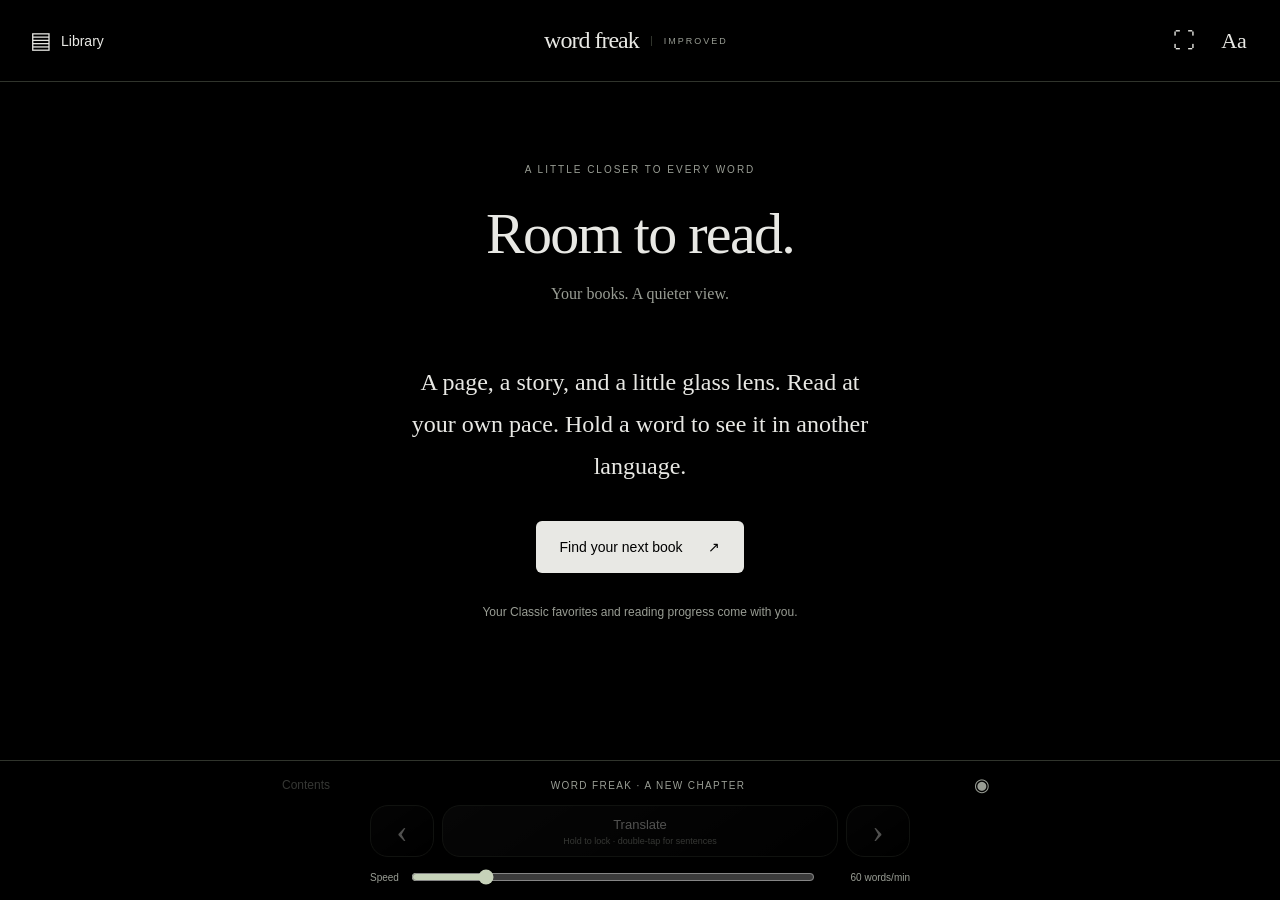
<file: improved.html>
<!doctype html>
<html lang="en">
<head>
  <meta charset="utf-8">
  <meta name="viewport" content="width=device-width, initial-scale=1, viewport-fit=cover">
  <meta name="theme-color" content="#000000">
  <meta name="apple-mobile-web-app-capable" content="yes">
  <meta name="apple-mobile-web-app-title" content="Word Freak Improved">
  <title>Word Freak Improved · Reader</title>
  <link rel="icon" href="assets/icon.svg" type="image/svg+xml">
  <link rel="stylesheet" href="improved.css?v=7">
  <script src="publications.js?v=3" defer></script>
  <script src="word-pairing.js?v=4" defer></script>
  <script src="improved.js?v=10" defer></script>
</head>
<body data-theme="black">
  <header class="reader-bar" id="readerBar">
    <button id="libraryButton" class="bar-button" aria-label="Open book library"><span aria-hidden="true">▤</span> Library</button>
    <a class="wordmark" href="improved.html">word freak <span>IMPROVED</span></a>
    <div class="bar-actions"><button id="focusButton" class="icon-button" aria-label="Enter distraction-free reading" aria-pressed="false">⛶</button><button id="appearanceButton" class="icon-button" aria-label="Reading appearance">Aa</button></div>
  </header>

  <main id="readingScroll" tabindex="0" aria-label="Scrollable book">
    <article id="bookPage" class="book-page">
      <div class="book-front"><p class="eyebrow" id="editionLabel">A little closer to every word</p><h1 id="bookTitle">Room to read.</h1><p id="bookAuthor">Your books. A quieter view.</p><a id="sourceLink" hidden target="_blank" rel="noopener">Original edition ↗</a></div>
      <div id="welcome" class="welcome"><p>A page, a story, and a little glass lens. Read at your own pace. Hold a word to see it in another language.</p><button id="chooseBook" class="primary-button">Find your next book <span aria-hidden="true">↗</span></button><p class="welcome-note">Your Classic favorites and reading progress come with you.</p></div>
      <div id="readingText"></div>
      <button id="moreText" class="quiet-button" hidden>Continue reading ↓</button>
    </article>
  </main>

  <footer class="reader-footer" id="readerFooter">
    <div class="reader-meta"><button id="chaptersButton" aria-label="Chapters and reading position" disabled>Contents</button><span id="readingProgress">WORD FREAK · A NEW CHAPTER</span><button id="lensToggle" aria-label="Toggle glass lens" aria-pressed="true">◉</button></div>
    <div id="readingControls" class="reading-controls">
      <div class="reading-transport">
        <button id="previousWord" class="step-button" aria-label="Previous word. Hold to keep moving backward." disabled>‹</button>
        <button id="translateButton" class="translate-button" aria-label="Translate word. Hold to lock translations. Double-tap for sentence mode." aria-pressed="false" disabled><span id="translateButtonLabel">Translate</span><small id="translationModeLabel">Hold to lock · double-tap for sentences</small></button>
        <button id="nextWord" class="step-button" aria-label="Next word. Hold to keep moving forward." disabled>›</button>
      </div>
      <label class="reading-speed"><span>Speed</span><input id="stepSpeed" aria-label="Reading navigation speed" type="range" min="10" max="300" step="5" value="60"><output id="stepSpeedOutput" for="stepSpeed">60 words/min</output></label>
    </div>
  </footer>
  <button id="exitFocus" class="focus-return" hidden aria-label="Show reading controls">Aa · Menu</button>
  <div id="readerStatus" class="reader-status" role="status" aria-live="polite">Opening your library…</div>

  <svg class="optical-filters" width="0" height="0" aria-hidden="true" focusable="false"><defs><filter id="wf-glass-refraction" x="-20%" y="-30%" width="140%" height="160%" color-interpolation-filters="sRGB"><feTurbulence type="fractalNoise" baseFrequency="0.012 0.045" numOctaves="1" seed="5" result="glassWaves"/><feGaussianBlur in="glassWaves" stdDeviation="1.5" result="softWaves"/><feDisplacementMap in="SourceGraphic" in2="softWaves" scale="9" xChannelSelector="R" yChannelSelector="G" result="redShift"/><feColorMatrix in="redShift" type="matrix" values="1 0 0 0 0 0 0 0 0 0 0 0 0 0 0 0 0 0 1 0" result="red"/><feDisplacementMap in="SourceGraphic" in2="softWaves" scale="6" xChannelSelector="R" yChannelSelector="G" result="blueShift"/><feColorMatrix in="blueShift" type="matrix" values="0 0 0 0 0 0 1 0 0 0 0 0 1 0 0 0 0 0 1 0" result="cyan"/><feBlend in="red" in2="cyan" mode="screen"/></filter></defs></svg>
  <div id="glassLens" class="glass-lens" hidden>
    <button id="lensSurface" class="lens-surface" type="button" aria-label="Translate this word’s full sentence" aria-controls="translationDock" aria-expanded="false">
      <span class="lens-refraction" aria-hidden="true"></span>
      <span id="lensOriginal" class="lens-original" dir="auto"></span>
      <span class="lens-result"><span id="lensKind" class="visually-hidden">Word translation</span><span id="lensTranslation" dir="auto" role="status" aria-live="polite"></span></span>
    </button>
    <button id="lensHandle" class="lens-handle" aria-label="Drag the glass lens. Hold to translate. Use arrow keys for the previous or next word, Enter to translate." aria-describedby="lensHint"><span></span></button>
  </div>

  <span id="pairStatus" class="visually-hidden" role="status" aria-live="polite"></span>
  <aside id="translationDock" class="translation-dock" aria-labelledby="dockKind" hidden>
    <div class="translation-card">
      <div class="translation-heading"><span id="dockKind" class="visually-hidden">SENTENCE</span><button id="dockClose" aria-label="Dismiss translation">×</button></div>
      <div class="translation-copy"><p id="dockSource" dir="auto" hidden></p><p id="dockTranslation" dir="auto" role="status" aria-live="polite"></p></div>
    </div>
  </aside>

  <dialog id="libraryDialog" class="sheet library-sheet" aria-labelledby="libraryTitle">
    <div class="sheet-heading"><div><p class="eyebrow">WORD FREAK IMPROVED</p><h2 id="libraryTitle">Your next chapter.</h2></div><button class="close-button" data-close aria-label="Close library">×</button></div>
    <form id="librarySearch" class="search-form"><input id="bookSearch" type="search" placeholder="Search title, author or topic" aria-label="Search title, author or topic"><button type="submit">Search</button></form>
    <div class="shelf-tabs" role="group" aria-label="Book shelves"><button data-shelf="all" aria-pressed="true">All books</button><button data-shelf="favorites" aria-pressed="false">Favorites</button><button data-shelf="official" aria-pressed="false">Handbooks</button></div>
    <div class="library-filters"><label>Genre<select id="bookGenre"><option value="">All genres</option><option value="horror">Horror & supernatural</option><option value="telecommunications">Telecommunications</option><option value="5g">5G & wireless</option><option value="gsm">GSM & cellular</option><option value="science">Science & research</option><option value="science-fiction">Science fiction</option><option value="fantasy">Fantasy</option><option value="mystery">Mystery</option><option value="adventure">Adventure</option><option value="fiction">Fiction</option><option value="nonfiction">Nonfiction</option><option value="childrens">Children’s</option><option value="shorts">Short stories</option><option value="poetry">Poetry</option><option value="philosophy">Philosophy</option><option value="biography">Biography</option><option value="autobiography">Autobiography</option><option value="comedy">Comedy</option><option value="drama">Drama</option><option value="memoir">Memoir</option><option value="satire">Satire</option><option value="spirituality">Spirituality</option><option value="travel">Travel</option></select></label><label>Read where<select id="bookAccess"><option value="">All sources</option><option value="reader">In Word Freak</option><option value="external">External libraries</option></select></label></div><p class="setting-note">Read-in-app books support the glass lens. Borrowing links and publisher collections open separately; library availability varies.</p><p id="libraryCount" class="setting-note" role="status"></p>
    <details class="publication-import"><summary>Import a publication</summary><p class="setting-note">Open a text-based PDF, TXT, Markdown or HTML file in the reader. Files stay on this device. Translating a passage sends that passage to the translation service. Scanned or protected PDFs need an accessible text version. PDF diagrams and equation layouts remain in the original.</p><label>Original language<select id="publicationLanguage"><option value="en">English</option><option value="fa">Farsi</option><option value="ru">Russian</option><option value="es">Spanish</option><option value="fr">French</option><option value="hi">Hindi</option><option value="ja">Japanese</option><option value="ko">Korean</option></select></label><button id="importPublication" type="button">Choose file · up to 30 MB</button><input id="publicationFile" type="file" accept=".pdf,.txt,.md,.html,.htm,.xhtml" hidden><p id="importStatus" class="setting-note" role="status"></p></details>
    <p id="libraryError" class="setting-note" role="alert" hidden></p>
    <div id="bookGrid" class="book-grid"></div><button id="searchMore" class="quiet-button" hidden>Search the wider library ↗</button>
    <p class="sheet-footnote"><a href="index.html">Open Word Freak Classic ↗</a><span>The original experience, always here.</span></p>
  </dialog>

  <dialog id="appearanceDialog" class="sheet appearance-sheet" aria-labelledby="appearanceTitle">
    <div class="sheet-heading"><div><p class="eyebrow">MAKE YOURSELF AT HOME</p><h2 id="appearanceTitle">The way you read.</h2></div><button class="close-button" data-close aria-label="Close appearance">×</button></div>
    <label class="setting-row">Typeface<select id="fontSelect"><option value="times">Times New Roman</option><option value="georgia">Georgia</option><option value="palatino">Palatino</option><option value="sans">System sans</option></select></label>
    <label class="setting-row">Text size <output id="fontSizeOutput">24 px</output><input id="fontSize" type="range" min="18" max="40" step="1" value="24"></label>
    <label class="setting-row">Line spacing<select id="spacingSelect"><option value="1.55">Compact</option><option value="1.85" selected>Comfortable</option><option value="2.15">Spacious</option></select></label>
    <div class="theme-picker" role="group" aria-label="Page color"><button data-theme="paper" aria-pressed="false"><span>Aa</span>Paper</button><button data-theme="sepia" aria-pressed="false"><span>Aa</span>Sepia</button><button data-theme="night" aria-pressed="false"><span>Aa</span>Night</button><button data-theme="black" aria-pressed="true"><span>Aa</span>Black</button></div>
    <label class="setting-row controls-setting">Bottom reading controls<input id="navigationToggle" type="checkbox" checked></label>
    <label class="setting-row">Read in<select id="readingLanguage"></select></label>
    <label class="setting-row">Translate into<select id="translationLanguage"></select></label>
    <p class="setting-note">Library books begin in English. Imported publications use the original language you choose. Other reading languages use online machine translation, loaded as you read.</p>
    <div class="lens-instructions" id="lensHint"><strong>A little glass, a little clarity.</strong><p>Tap a word to place the lens. Drag its small handle to move it. Hold still to fade into a translation. Tap the word inside the glass, or hold over sentence-ending punctuation, for the full sentence. Tap elsewhere to dismiss.</p><p>Hold ‹ or › to move at the speed set below them. Tap the center to translate, hold it to lock word translations, or double-tap it to switch between word and sentence navigation. With the handle focused, use arrow keys and Enter; Shift+Enter opens the sentence.</p></div>
    <a href="index.html" class="classic-link">Word Freak Classic ↗</a>
  </dialog>

  <dialog id="chaptersDialog" class="sheet" aria-labelledby="chaptersTitle"><div class="sheet-heading"><h2 id="chaptersTitle">Contents</h2><button class="close-button" data-close aria-label="Close contents">×</button></div><label class="setting-row">Reading position <output id="positionOutput"></output><input id="positionRange" type="range" min="0" max="0" value="0"></label><div id="chapterList" class="chapter-list"></div></dialog>
  <iframe id="readerEngine" src="index.html?reader-engine=1" title="Word Freak book engine" hidden></iframe>
  <noscript>This reader needs JavaScript. <a href="index.html">Open Word Freak Classic</a>.</noscript>
</body>
</html>
</file>
<file: improved.css>
:root{--paper:#faf9f6;--ink:#171817;--muted:#797a73;--line:#dedfd7;--accent:#58634d;--glass:rgba(255,255,255,.75);--reader-font:"Times New Roman",Times,serif;--reader-size:24px;--reader-spacing:1.85;color-scheme:light}
*{box-sizing:border-box}body{margin:0;background:var(--paper);color:var(--ink);font:14px -apple-system,BlinkMacSystemFont,"Segoe UI",sans-serif;transition:background .25s,color .25s}body[data-theme=sepia]{--paper:#eee4ce;--ink:#352b20;--muted:#83745d;--line:#d6c9ad;--glass:rgba(255,248,228,.8)}body[data-theme=night]{--paper:#252725;--ink:#e4e4d8;--muted:#a7aa9e;--line:#474a41;--accent:#c6d2b9;--glass:rgba(45,49,44,.85);color-scheme:dark}body[data-theme=black]{--paper:#000;--ink:#e8e8e4;--muted:#999d94;--line:#30342c;--accent:#c6d2b9;--glass:rgba(23,28,24,.9);color-scheme:dark}
button,input,select{font:inherit;color:inherit}button,a,input,select{-webkit-tap-highlight-color:transparent}button{cursor:pointer;border:0;background:transparent;min-height:44px}button:disabled{opacity:.35;cursor:default}button:focus-visible,a:focus-visible,input:focus-visible,select:focus-visible{outline:2px solid var(--accent);outline-offset:4px}a{color:inherit;text-underline-offset:4px}button:hover:not(:disabled){color:var(--accent)}[hidden]{display:none!important}
.reader-bar{height:calc(82px + env(safe-area-inset-top));padding:env(safe-area-inset-top) max(24px,env(safe-area-inset-right)) 0 max(24px,env(safe-area-inset-left));display:flex;align-items:center;justify-content:space-between;border-bottom:1px solid var(--line);background:var(--paper);position:fixed;inset:0 0 auto;z-index:10}.bar-button{display:flex;gap:9px;align-items:center}.bar-button span{font-size:23px}.wordmark{font-family:Georgia,serif;font-size:24px;letter-spacing:-1px;text-decoration:none;display:flex;align-items:center;gap:12px}.wordmark span{font:9px sans-serif;letter-spacing:2px;border-left:1px solid var(--line);padding-left:12px;color:var(--muted)}.bar-actions{display:flex;gap:6px}.icon-button{font-family:Georgia,serif;font-size:22px;width:44px}
#readingScroll{position:fixed;inset:calc(82px + env(safe-area-inset-top)) 0 calc(65px + env(safe-area-inset-bottom));overflow-y:auto;overflow-x:hidden;overscroll-behavior-y:contain;scrollbar-width:thin;scrollbar-color:var(--line) transparent;-webkit-overflow-scrolling:touch;scroll-padding-top:35px}.book-page{max-width:760px;margin:auto;padding:70px 42px 120px}.book-front{text-align:center;margin-bottom:58px}.eyebrow{font:10px/1.6 -apple-system,BlinkMacSystemFont,sans-serif;letter-spacing:2px;color:var(--muted);text-transform:uppercase}.book-front h1{font:normal clamp(36px,5vw,58px)/1.12 Georgia,serif;letter-spacing:-1.7px;margin:24px 0 18px;text-wrap:balance}.book-front #bookAuthor{color:var(--muted);font:16px Georgia,serif}.book-front a{font-size:11px;color:var(--muted)}.welcome{max-width:470px;margin:auto;text-align:center;font:24px/1.75 Georgia,serif}.welcome-note{font:12px/1.6 sans-serif;color:var(--muted);margin-top:30px}.primary-button{padding:0 24px;border-radius:6px;background:var(--ink);color:var(--paper);font:14px sans-serif;min-height:52px;margin-top:10px}.primary-button span{margin-left:22px}
#readingText{font-family:var(--reader-font);font-size:var(--reader-size);line-height:var(--reader-spacing);overflow-wrap:anywhere}#readingText[dir=rtl]{text-align:right}#readingText p{margin:0 0 1.2em}#readingText h2{font:normal 1.25em/1.4 var(--reader-font);margin:2em 0 1.5em;text-align:center}#readingText .reader-word{border-radius:4px;cursor:default}#readingText .reader-word.active-word{background:color-mix(in srgb,var(--accent) 12%,transparent)}.reader-sentence{scroll-margin-top:55px}.translation-pending{color:var(--muted);font-size:.75em}.retry-translation{font:14px sans-serif;border-bottom:1px solid var(--line);display:block}.quiet-button{display:block;margin:22px auto;color:var(--muted);font-size:12px}
.reader-footer{position:fixed;inset:auto 0 0;height:calc(65px + env(safe-area-inset-bottom));padding:0 24px env(safe-area-inset-bottom);display:flex;align-items:center;justify-content:space-between;background:var(--paper);border-top:1px solid var(--line);z-index:10}.reader-footer>button{font-size:12px;color:var(--muted)}#readingProgress{font-size:10px;letter-spacing:1.4px;color:var(--muted)}.word-navigation{display:flex}.word-navigation button{width:38px;font-size:24px}.word-navigation #lensToggle{font-size:18px}.reader-status{position:fixed;bottom:calc(78px + env(safe-area-inset-bottom));left:50%;transform:translateX(-50%);max-width:calc(100% - 38px);padding:11px 17px;border:1px solid var(--line);border-radius:22px;background:var(--glass);backdrop-filter:blur(16px);-webkit-backdrop-filter:blur(16px);z-index:40;font-size:12px;text-align:center;pointer-events:none}.reader-status:empty{display:none}.focus-return{position:fixed;top:max(14px,env(safe-area-inset-top));right:18px;background:var(--glass);backdrop-filter:blur(14px);border:1px solid var(--line);border-radius:24px;padding:0 16px;z-index:12}.focus-mode #readingScroll{inset:0}.focus-mode .reader-bar,.focus-mode .reader-footer{display:none}.focus-mode .book-page{padding-top:85px}.focus-mode .reader-status{bottom:18px}
/* A clear, thin optical rim; source glyphs are replaced only inside the lens. */
#readingText .reader-word.active-word{color:transparent;background:transparent}
.glass-lens{position:fixed;left:0;top:0;width:0;height:0;z-index:20;pointer-events:none;--lens-width:60px;--lens-height:30px;transform:translate3d(var(--lens-x,0px),var(--lens-y,0px),0);transition:transform var(--lens-duration,240ms) cubic-bezier(.18,.82,.2,1);will-change:transform}
.glass-lens.placing{transition:none}
.lens-surface{position:absolute;left:0;top:0;transform:translate(-50%,-50%);width:var(--lens-width);height:var(--lens-height);min-height:0;max-width:calc(100vw - 16px);padding:0;border:1px solid #ffffff72;border-radius:var(--lens-radius,12px);isolation:isolate;overflow:hidden;pointer-events:auto;touch-action:pan-y;user-select:none;-webkit-user-select:none;-webkit-touch-callout:none;color:var(--ink);background:linear-gradient(155deg,#ffffff30 0%,#ffffff03 42%,#ffffff08 68%,#ffffff22 100%);box-shadow:0 2px 9px #00000018,inset 0 1px 1px #ffffff8c,inset 0 -1px 1px #ffffff28;backdrop-filter:blur(2px) saturate(1.65) brightness(1.06);-webkit-backdrop-filter:blur(2px) saturate(1.65) brightness(1.06);transition:width var(--lens-duration,240ms) cubic-bezier(.18,.82,.2,1),height var(--lens-duration,240ms) cubic-bezier(.18,.82,.2,1),border-radius var(--lens-duration,240ms),box-shadow .2s}
.lens-surface::before{content:"";position:absolute;inset:0;border-radius:inherit;pointer-events:none;background:radial-gradient(ellipse at 16% 0%,#ffffff70,transparent 54%),radial-gradient(ellipse at 92% 100%,#ffffff26,transparent 48%);opacity:.55;z-index:-1}
.lens-surface::after{content:"";position:absolute;inset:1px;border-radius:inherit;pointer-events:none;box-shadow:inset 1px 0 0 #ffffff24,inset -1px 0 0 #ffffff12}
.lens-surface:hover:not(:disabled){color:var(--ink)}
.lens-original,.lens-result{position:absolute;inset:1px;display:flex;align-items:center;justify-content:center;padding:0 1px;overflow:hidden;transition:opacity .22s,filter .22s;pointer-events:none}
.lens-original,#lensTranslation{font-family:var(--reader-font);line-height:1.12;white-space:nowrap;text-overflow:ellipsis;overflow:hidden;display:block;max-width:100%}
.lens-original{display:flex;align-items:center;justify-content:center;opacity:1}
.lens-result{opacity:0;filter:blur(3px)}
.glass-lens.translating .lens-original{opacity:0;filter:blur(3px)}
.glass-lens.translating .lens-result{opacity:1;filter:blur(0)}
.glass-lens.loading .lens-result{opacity:.6}
.lens-handle{position:absolute;top:calc(var(--lens-height)/2 - 5px);left:0;transform:translateX(-50%);width:48px;height:44px;min-height:44px;display:flex;justify-content:center;align-items:flex-start;padding:9px 0 0;pointer-events:auto;touch-action:none;user-select:none;-webkit-user-select:none;-webkit-touch-callout:none}
.lens-handle span{width:20px;height:4px;border-radius:5px;background:linear-gradient(#ffffff90,#ffffff25);box-shadow:0 1px 4px #0002,inset 0 1px 0 #ffffff90;border:1px solid #ffffff68;transition:width .18s,opacity .18s;opacity:.7}
.lens-handle:active span{width:26px;opacity:1}
.glass-lens.holding .lens-surface{box-shadow:0 3px 12px #0002,inset 0 1px 1px #ffffffa6,inset 0 -1px 1px #ffffff40}
body[data-theme=paper] .lens-surface,body[data-theme=sepia] .lens-surface{border-color:#ffffffc4;box-shadow:0 1px 5px #18251418,inset 0 1px 1px #fff,inset 0 -1px 1px #0000000b}
body[data-theme=paper] .lens-handle span,body[data-theme=sepia] .lens-handle span{background:linear-gradient(#fff,#9da49366);border-color:#87907d50}
.visually-hidden{position:absolute!important;width:1px!important;height:1px!important;padding:0!important;margin:-1px!important;overflow:hidden!important;clip-path:inset(50%)!important;white-space:nowrap!important;border:0!important}
#readingScroll{bottom:calc(var(--reader-footer-height,65px) + var(--translation-dock-height,0px))}
.focus-mode #readingScroll{bottom:calc(var(--reader-footer-height,0px) + var(--translation-dock-height,0px))}
.translation-dock{position:fixed;inset:auto 0 var(--reader-footer-height,65px);z-index:21;padding:8px 16px 12px;background:var(--paper)}
.focus-mode .translation-dock{bottom:var(--reader-footer-height,0px);padding-bottom:max(12px,env(safe-area-inset-bottom))}
.translation-card{max-width:728px;margin:auto;border:1px solid #ffffff36;border-radius:22px;background:linear-gradient(145deg,#ffffff13,#ffffff03),var(--glass);box-shadow:inset 0 1px 0 #ffffff44,0 5px 22px #00000012;backdrop-filter:blur(16px) saturate(1.4);-webkit-backdrop-filter:blur(16px) saturate(1.4);padding:6px 18px 16px}
.translation-heading{display:flex;align-items:center;justify-content:space-between;gap:16px}
.lens-kind{display:block;font:9px/1.4 sans-serif;letter-spacing:1.8px;color:var(--muted)}
#dockClose{font:23px sans-serif;min-width:44px;min-height:38px;margin-right:-12px}
.translation-copy{overflow:auto;max-height:min(26dvh,240px);overscroll-behavior:contain;padding-right:3px}
.translation-copy p{margin:0;overflow-wrap:anywhere}
#dockSource{font:14px/1.5 var(--reader-font);color:var(--muted);margin-bottom:10px}
#dockTranslation{font:22px/1.5 var(--reader-font)}
#dockTranslation[dir=rtl]{text-align:right;font-size:24px}
.sheet{border:1px solid var(--line);color:var(--ink);background:var(--paper);border-radius:22px;padding:30px;width:min(640px,calc(100% - 24px));max-height:85dvh;overflow:auto;box-shadow:0 25px 100px #0003}.sheet::backdrop{background:#141a143b;backdrop-filter:blur(6px);-webkit-backdrop-filter:blur(6px)}.sheet-heading{display:flex;justify-content:space-between;align-items:center;margin-bottom:25px;gap:18px}.sheet h2{font:normal 32px/1.2 Georgia,serif;margin:6px 0}.close-button{font:26px sans-serif;width:44px;flex-shrink:0;background:color-mix(in srgb,var(--muted) 9%,transparent);border-radius:50%}.search-form{display:flex;border:1px solid var(--line);border-radius:10px;padding:3px 5px 3px 12px;margin-bottom:15px}.search-form input{width:100%;min-width:0;background:transparent;border:0;outline-offset:0}.search-form button{font-size:12px;padding:0 12px}.shelf-tabs{display:flex;gap:8px;border-bottom:1px solid var(--line);margin-bottom:8px}.shelf-tabs button{font-size:12px;padding:0 12px;color:var(--muted)}.shelf-tabs [aria-pressed=true]{border-bottom:2px solid var(--ink);color:var(--ink)}.book-grid{display:grid;grid-template-columns:1fr 1fr;gap:0 22px}.library-book{display:flex;align-items:center;border-bottom:1px solid var(--line);padding:14px 0;gap:6px}.library-book .open-book{text-align:left;flex:1;min-width:0;padding:0}.book-spine{font:10px sans-serif;color:var(--muted);letter-spacing:1px}.library-book strong{display:block;font:18px/1.3 Georgia,serif;margin:8px 0}.library-book small{display:block;color:var(--muted);font-size:11px;line-height:1.5}.favorite-book{font-size:22px;color:var(--muted);width:40px;flex-shrink:0}.favorite-book[aria-pressed=true]{color:var(--accent)}.sheet-footnote{display:flex;justify-content:space-between;gap:12px;font-size:11px;color:var(--muted);margin-top:30px;line-height:1.8}.appearance-sheet{max-width:460px}.setting-row{display:flex;flex-wrap:wrap;align-items:center;justify-content:space-between;gap:12px;margin:22px 0;font-size:13px}.setting-row select{max-width:65%;padding:9px;border:1px solid var(--line);border-radius:8px;background:var(--paper)}input[type=range]{width:100%;accent-color:var(--accent);min-height:28px}.setting-note{font-size:11px;line-height:1.7;color:var(--muted)}.theme-picker{display:grid;grid-template-columns:repeat(4,1fr);gap:9px}.theme-picker button{font-size:10px;padding:4px;border-radius:9px}.theme-picker span{display:grid;place-items:center;font:22px Georgia,serif;height:54px;border-radius:7px;margin-bottom:8px;border:1px solid #8884}.theme-picker [data-theme=paper] span{background:#faf9f6;color:#171817}.theme-picker [data-theme=sepia] span{background:#eee4ce;color:#352b20}.theme-picker [data-theme=night] span{background:#252725;color:#e4e4d8}.theme-picker [data-theme=black] span{background:#000;color:#e8e8e4}.theme-picker [aria-pressed=true]{outline:1px solid var(--accent)}.lens-instructions{border-top:1px solid var(--line);padding-top:20px;margin-top:22px;font-size:12px;line-height:1.7;color:var(--muted)}.lens-instructions strong{font:18px Georgia,serif;color:var(--ink)}.classic-link{font-size:12px;display:inline-block;margin-top:14px}.chapter-list button{display:block;width:100%;text-align:start;border-bottom:1px solid var(--line);padding:13px 4px}.chapter-list button[aria-current=true]{font-weight:600;color:var(--accent)}
@media(max-width:600px){.reader-bar{height:calc(68px + env(safe-area-inset-top));padding-left:14px;padding-right:12px}.wordmark{font-size:21px;display:block;text-align:center}.wordmark span{display:block;border:0;font-size:7px;letter-spacing:2px;padding:3px 0 0}.bar-button{font-size:12px;gap:5px}.bar-actions{gap:0}.icon-button{width:38px}#readingScroll{top:calc(68px + env(safe-area-inset-top))}.book-page{padding:48px 25px 100px}.book-front{margin-bottom:40px}.book-front h1{font-size:39px}.reader-footer{padding-left:14px;padding-right:10px}#readingProgress{font-size:9px;letter-spacing:.8px}.book-grid{grid-template-columns:1fr}.sheet{padding:24px 20px}.sheet h2{font-size:29px}.sheet-footnote{flex-direction:column;gap:4px}.focus-mode .book-page{padding-top:80px}}
@media(prefers-reduced-motion:reduce){*,*::before,*::after{transition:none!important;scroll-behavior:auto!important}}

/* Edge-only optical displacement: leave the word itself sharp. Safari versions
   without SVG backdrop filters retain the clear, chromatic optical rim. */
.optical-filters{position:absolute;pointer-events:none;overflow:hidden}
.lens-refraction{position:absolute;inset:0;border-radius:inherit;pointer-events:none;z-index:-1;opacity:.55;background:conic-gradient(from 110deg,#b4ebff12,transparent 24%,#ffd7e817 48%,transparent 71%,#c7f4ff13);-webkit-mask-image:radial-gradient(ellipse at center,transparent 42%,#000 82%);mask-image:radial-gradient(ellipse at center,transparent 42%,#000 82%);backdrop-filter:blur(.7px) saturate(1.8);-webkit-backdrop-filter:blur(.7px) saturate(1.8);box-shadow:inset 1px 1px 1px #cbf4ff40,inset -1px -1px 1px #ffe3f533;transition:opacity .22s}
@supports (backdrop-filter:url("#wf-glass-refraction")){.lens-refraction{backdrop-filter:url("#wf-glass-refraction") saturate(1.6)}}
.glass-lens.moving .lens-refraction,.glass-lens.holding .lens-refraction{opacity:.95}
.reader-footer{height:auto;padding:5px 18px calc(9px + env(safe-area-inset-bottom));display:block}
.reader-meta{max-width:728px;margin:auto;display:flex;align-items:center;justify-content:space-between;min-height:38px;gap:12px}
.reader-meta>button{min-height:36px;font-size:12px;color:var(--muted)}
.reader-meta #lensToggle{font-size:18px;min-width:44px}
.reading-controls{max-width:540px;margin:1px auto 0}
.reading-transport{display:grid;grid-template-columns:64px 1fr 64px;gap:8px;align-items:center}
.reading-transport button{touch-action:none;user-select:none;-webkit-user-select:none;-webkit-touch-callout:none}
.step-button{font:34px/1 Georgia,serif;min-height:52px;border:1px solid var(--line);border-radius:18px;background:linear-gradient(145deg,#ffffff0d,transparent)}
.translate-button{height:52px;min-width:0;border:1px solid var(--line);border-radius:18px;background:linear-gradient(145deg,#ffffff13,#ffffff03);display:flex;flex-direction:column;align-items:center;justify-content:center;gap:4px}
.translate-button>span{font-size:13px}.translate-button>small{font-size:9px;color:var(--muted)}
.translate-button[aria-pressed=true]{border-color:var(--accent);background:color-mix(in srgb,var(--accent) 9%,transparent)}
.reading-speed{display:flex;align-items:center;gap:12px;font-size:10px;color:var(--muted);margin-top:6px;min-height:28px}
.reading-speed input[type=range]{min-width:40px;flex:1;width:100%;margin:0;height:22px;min-height:22px}
.reading-speed output{min-width:83px;text-align:end;font-variant-numeric:tabular-nums}
.controls-setting input{width:19px;height:19px;accent-color:var(--accent)}
.focus-mode .reader-footer{display:block}.focus-mode .reader-meta{display:none}.focus-mode.controls-hidden .reader-footer{display:none}
.reader-status,.focus-mode .reader-status{bottom:calc(var(--reader-footer-height,65px) + var(--translation-dock-height,0px) + 12px)}
@media(max-width:600px){.reader-footer{padding-left:14px;padding-right:14px}.reading-transport{grid-template-columns:58px 1fr 58px}.translate-button>small{font-size:8px}.translation-card{padding-left:14px;padding-right:14px}.translation-dock{padding-left:10px;padding-right:10px}.translation-copy{max-height:22dvh}}

/* A larger grip sits below the optical window, away from the reader's thumb. */
.lens-handle{top:calc(var(--lens-height)/2 + 26px);width:68px;height:48px;min-height:48px;padding:0;align-items:center}
.lens-handle span{width:36px;height:8px;border-radius:9px;opacity:.9;box-shadow:0 2px 8px #0003,inset 0 1px 1px #ffffffb0}
.lens-handle:active span{width:42px}
#lensTranslation{white-space:normal;overflow-wrap:anywhere;text-overflow:clip;max-width:none;line-height:1.08;flex-shrink:0;text-align:center}
.translation-heading{justify-content:flex-end;height:28px}
#dockClose{min-height:32px}
.lens-surface{background:linear-gradient(145deg,#ffffff22,#ffffff02 35%,#ffffff0a 70%,#ffffff1e);box-shadow:0 3px 12px #00000018,inset 0 1px 1px #ffffffa0,inset 0 -1px 2px #bdeeff30}
.lens-surface::before{background:radial-gradient(ellipse at 12% 0%,#ffffff8a,transparent 50%),radial-gradient(ellipse at 94% 100%,#c8eeff38,transparent 50%);transition:opacity .24s;opacity:.5}
.glass-lens.moving .lens-surface::before{opacity:.8}
.glass-lens.holding{transition-duration:100ms}
@media(prefers-reduced-motion:reduce){.glass-lens,.lens-surface{transition:none!important}}
/* Sentence translations use black liquid glass in every page theme. */
.translation-card{position:relative;isolation:isolate;overflow:hidden;border-radius:24px;border:1px solid #ffffff38;border-top-color:#ffffff65;color:#f1f4f9;color-scheme:dark;background:linear-gradient(135deg,#ffffff13,transparent 42%,#a2d8ff05 75%,#ffffff09),rgba(0,0,0,.94);backdrop-filter:blur(22px) saturate(1.65);-webkit-backdrop-filter:blur(22px) saturate(1.65);box-shadow:0 8px 24px #0004,inset 0 1px 1px #ffffff32,inset 0 -1px 1px #c9eaff1c}
.translation-card::before{content:"";position:absolute;inset:0;border-radius:inherit;pointer-events:none;box-shadow:inset 1px 0 1px #c9f0ff21,inset -1px 0 1px #ffe8f51c;background:radial-gradient(ellipse at 8% 0%,#ffffff0c,transparent 50%)}
.translation-card::after{content:"";position:absolute;top:0;left:12%;right:12%;height:1px;pointer-events:none;background:linear-gradient(90deg,transparent,#ffffff85,transparent)}
.translation-card #dockSource{color:#aab1ba}
.translation-card #dockTranslation,.translation-card #dockClose{color:#f1f4f9}
.translation-card #dockClose:hover{color:#fff;background:#ffffff12;border-radius:50%}

.library-filters{display:flex;gap:12px;flex-wrap:wrap;margin:16px 0}.library-filters label{display:flex;flex:1;min-width:140px;flex-direction:column;gap:7px;font-size:12px;color:var(--muted)}.library-filters select{width:100%;padding:12px;border:1px solid var(--line);border-radius:10px;background:var(--paper);color:var(--ink)}.library-book a.open-book{text-decoration:none;color:var(--ink)}.library-book .open-book small+small{margin-top:7px;color:var(--accent)}
/* Chromatic rim treatment: keep the optical effect off the center glyphs. */
.lens-surface{border-color:#e4f9ff9c;box-shadow:0 2px 10px #0003,inset 1px 1px 1px #e4ffffb5,inset -1px -1px 2px #d5baff76}
.lens-surface::after{inset:0;padding:1.5px;border-radius:inherit;background:conic-gradient(from var(--glass-angle,125deg),#a6f4ffb8,#86b5ff40 17%,#dbb2ffc9 32%,#ffc2d58a 45%,#fff2c8a6 55%,#b8fff273 68%,#ffffffda 83%,#a6f4ffb8);-webkit-mask:linear-gradient(#fff 0 0) content-box,linear-gradient(#fff 0 0);-webkit-mask-composite:xor;mask:linear-gradient(#fff 0 0) content-box,linear-gradient(#fff 0 0);mask-composite:exclude;box-shadow:none;opacity:.85}
.lens-refraction{opacity:.8;background:conic-gradient(from var(--glass-angle,125deg),#57dbff55,transparent 22%,#ae80ff50 38%,#ff97c13b 48%,transparent 62%,#98ffdf42 77%,#57dbff55);box-shadow:inset 2px 0 2px #73dfff65,inset -2px 0 2px #f3acff50;-webkit-mask-image:radial-gradient(ellipse at center,transparent 48%,#000 89%);mask-image:radial-gradient(ellipse at center,transparent 48%,#000 89%)}
.glass-lens.moving .lens-surface::after,.glass-lens.holding .lens-surface::after{opacity:1}
.translation-card::before{inset:0;padding:1px;border-radius:inherit;background:conic-gradient(from 125deg,#9aeaff70,#d6c1ff25 24%,#f2b9ee66 40%,#ffdfad30 54%,#9ce9e758 70%,#ffffff85 87%,#9aeaff70);-webkit-mask:linear-gradient(#fff 0 0) content-box,linear-gradient(#fff 0 0);-webkit-mask-composite:xor;mask:linear-gradient(#fff 0 0) content-box,linear-gradient(#fff 0 0);mask-composite:exclude}
/* Inline fragments follow every wrapped line and follow RTL shaping naturally. */
#readingText .active-sentence{border-radius:8px;-webkit-box-decoration-break:clone;box-decoration-break:clone;background:linear-gradient(125deg,#99eaff10,#fff4 1%,#ffffff06 9%,#cba6ff0c 88%,#ffc2e518);box-shadow:0 0 0 1px #daeeff7d,inset 1px 1px 1px #a1eaff89,inset -1px -1px 1px #edb1ff71,1px 1px 4px #73cfff20;animation:sentence-glass-in .22s ease-out;color:var(--ink)}
#readingText .active-sentence .reader-word{color:var(--ink);background:transparent}
@keyframes sentence-glass-in{from{box-shadow:0 0 0 1px #daeeff00;background-color:#ffffff14}to{background-color:transparent}}
@media(prefers-reduced-motion:reduce){#readingText .active-sentence{animation:none}}
.publication-import{margin:16px 0;border:1px solid var(--line);border-radius:12px;padding:12px;font-size:12px}.publication-import summary{cursor:pointer;padding:5px}.publication-import label{display:flex;align-items:center;gap:12px}.publication-import select{padding:9px;background:var(--paper);border:1px solid var(--line);border-radius:8px}.publication-import button,.publication-read{border:1px solid var(--line);border-radius:8px;padding:8px 12px;margin-top:12px;font-size:12px}.library-book:has(.publication-read){flex-wrap:wrap}.publication-read{flex-basis:100%}

.pairable-word{cursor:pointer;touch-action:pan-y}.translation-word{border-radius:4px}.translation-card #dockTranslation .paired-word,#readingText .active-sentence .reader-word.paired-word{background:#f5cf6870;color:inherit;border-radius:4px;box-shadow:0 0 0 1px #ffe6a4a0;-webkit-box-decoration-break:clone;box-decoration-break:clone}.pairable-word:focus-visible{outline:2px solid #e9cf82;outline-offset:2px}
</file>
